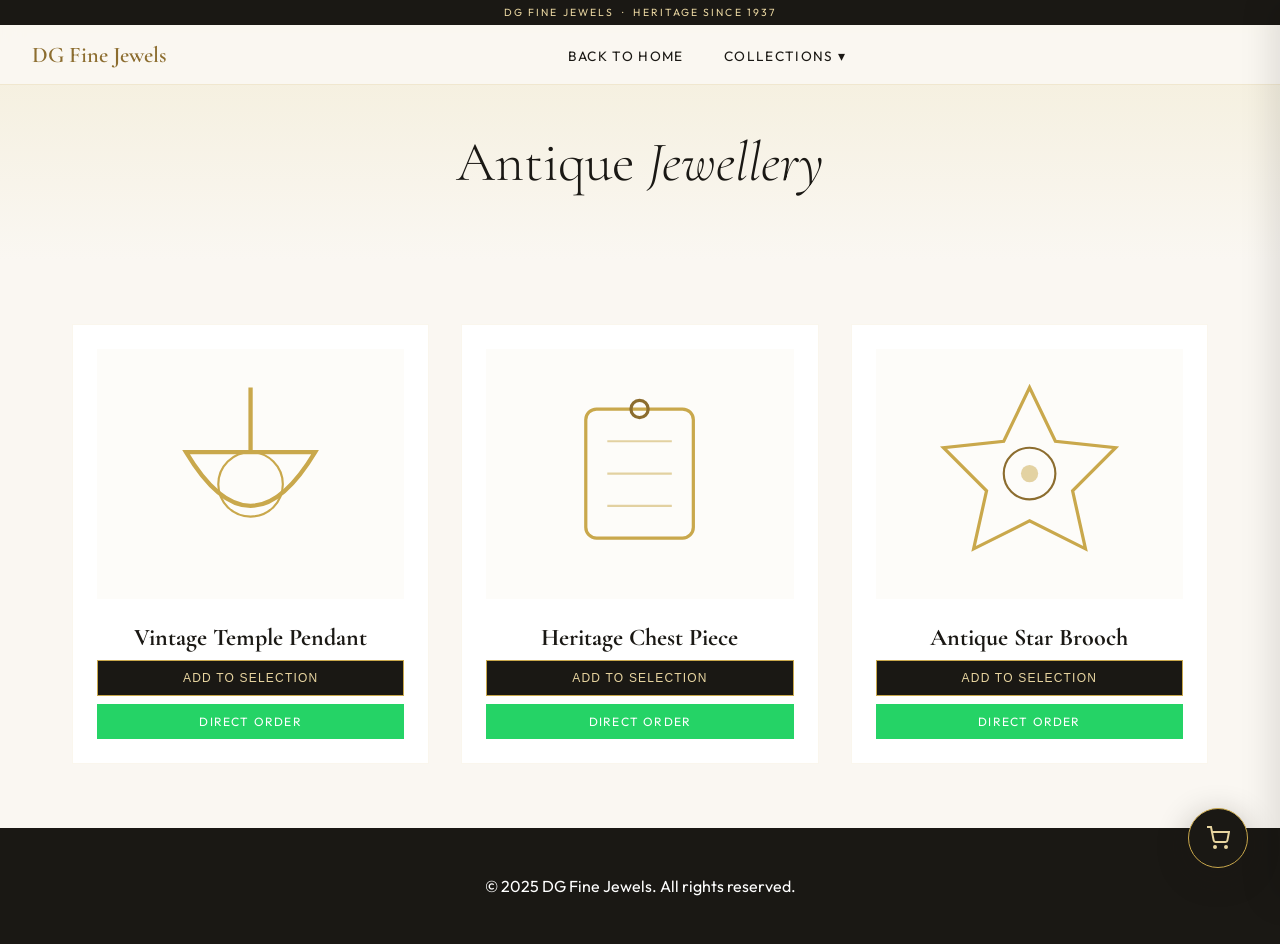
<file: antique-jewellery.html>
<!DOCTYPE html>
<html lang="en">
<head>
  <meta charset="UTF-8">
  <meta name="viewport" content="width=device-width, initial-scale=1.0">
  <title>Antique Jewellery Collection - DG Fine Jewels</title>
  <link href="https://fonts.googleapis.com/css2?family=Cormorant+Garamond:ital,wght@0,300;0,400;0,600;1,300;1,400&family=Outfit:wght@300;400;500;600&display=swap" rel="stylesheet">
  <link rel="stylesheet" href="cart.css">
  <style>
    :root { --gold: #C9A84C; --gold-light: #E8D5A0; --gold-dark: #8C6D2F; --ivory: #FAF7F2; --charcoal: #1A1814; --warm-gray: #7A7570; --border-color: rgba(201,168,76,0.2); }
    * { margin: 0; padding: 0; box-sizing: border-box; }
    body { font-family: 'Outfit', sans-serif; background: var(--ivory); color: var(--charcoal); }
    header { position: fixed; top: 0; width: 100%; z-index: 1000; background: rgba(250, 247, 242, 0.95); backdrop-filter: blur(10px); border-bottom: 1px solid var(--border-color); }
    .top-banner { background: var(--charcoal); color: var(--gold-light); font-size: 0.65rem; text-align: center; padding: 6px 0; letter-spacing: 0.2em; text-transform: uppercase; }
    nav { max-width: 1400px; margin: 0 auto; padding: 1rem 2rem; display: flex; align-items: center; justify-content: space-between; }
    .nav-logo-wrap { display: flex; align-items: center; gap: 1rem; text-decoration: none; }
    .nav-logo-name { font-family: 'Cormorant Garamond', serif; font-size: 1.4rem; font-weight: 600; color: var(--gold-dark); }
    .nav-links { display: flex; list-style: none; gap: 2.5rem; align-items: center; }
    .nav-links a { text-decoration: none; color: var(--charcoal); font-size: 0.85rem; letter-spacing: 0.1em; text-transform: uppercase; }
    .dropdown { position: relative; display: inline-block; }
    .dropdown-content { display: none; position: absolute; background: white; min-width: 200px; box-shadow: 0px 8px 16px rgba(0,0,0,0.1); z-index: 1; top: 100%; border-top: 2px solid var(--gold); }
    .dropdown:hover .dropdown-content { display: block; }
    .dropdown-content a { color: var(--charcoal); padding: 12px 16px; text-decoration: none; display: block; font-size: 0.8rem; }
    .nav-actions { display: flex; align-items: center; gap: 1.5rem; }
    .category-hero { padding: 8rem 2rem 4rem; text-align: center; background: linear-gradient(to bottom, #f3edd8 0%, var(--ivory) 100%); }
    .category-hero h1 { font-family: 'Cormorant Garamond', serif; font-size: 3.5rem; font-weight: 300; }
    .collection-container { max-width: 1200px; margin: 0 auto; padding: 4rem 2rem; }
    .product-grid { display: grid; grid-template-columns: repeat(auto-fill, minmax(280px, 1fr)); gap: 2rem; }
    .product-card { background: white; border: 1px solid rgba(201,168,76,0.1); padding: 1.5rem; text-align: center; transition: transform 0.3s, box-shadow 0.3s; }
    .product-card:hover { transform: translateY(-8px); box-shadow: 0 16px 40px rgba(0,0,0,0.06); }
    .product-image { height: 250px; background: #fdfcf9; display: flex; align-items: center; justify-content: center; margin-bottom: 1.5rem; }
    .product-image svg { width: 70%; height: auto; }
    .product-title { font-family: 'Cormorant Garamond', serif; font-size: 1.5rem; margin-bottom: 0.5rem; }
    .product-actions { display: flex; flex-direction: column; gap: 0.5rem; }
    .btn-cart { background: var(--charcoal); color: var(--gold-light); border: 1px solid var(--gold); padding: 10px; cursor: pointer; font-size: 0.75rem; text-transform: uppercase; letter-spacing: 0.1em; transition: 0.3s; }
    .btn-cart:hover { background: var(--gold-dark); color: white; }
    .btn-wa { background: #25D366; color: white; text-decoration: none; padding: 10px; display: flex; align-items: center; justify-content: center; gap: 6px; font-size: 0.75rem; text-transform: uppercase; letter-spacing: 0.1em; }
    footer { background: var(--charcoal); color: white; padding: 3rem 2rem; text-align: center; }
  </style>
</head>
<body>
  <header>
    <div class="top-banner">DG Fine Jewels &nbsp;·&nbsp; Heritage Since 1937</div>
    <nav>
      <a class="nav-logo-wrap" href="index.html">
        <div class="nav-logo-name">DG Fine Jewels</div>
      </a>
      <ul class="nav-links">
        <li><a href="index.html">Back to Home</a></li>
        <li class="dropdown">
          <a href="#">Collections ▾</a>
          <div class="dropdown-content">
            <a href="earrings.html">Earrings</a>
            <a href="necklaces.html">Necklaces</a>
            <a href="mangalsutras.html">Mangalsutras</a>
            <a href="bracelets.html">Bracelets</a>
            <a href="bangles.html">Bangles</a>
            <a href="antique-jewellery.html">Antique Jewellery</a>
          </div>
        </li>
      </ul>
      <div class="nav-actions"><div id="cart-icon-container"></div></div>
    </nav>
  </header>
  <section class="category-hero">
    <h1>Antique <em>Jewellery</em></h1>
  </section>
  <div class="collection-container">
    <div class="product-grid">

      <div class="product-card">
        <div class="product-image">
          <svg id="aj001-svg" viewBox="0 0 100 100" width="80"><path d="M50 10 L50 40 M20 40 Q50 90 80 40 Z" fill="none" stroke="#C9A84C" stroke-width="2"/><circle cx="50" cy="55" r="15" fill="none" stroke="#C9A84C" stroke-width="1"/></svg>
        </div>
        <h2 class="product-title">Vintage Temple Pendant</h2>
        <div class="product-actions">
          <button class="btn-cart" onclick="jewelleryCart.addItem({id:'AJ001', name:'Vintage Temple Pendant', category:'Antique Jewellery', imageHTML: document.getElementById('aj001-svg').outerHTML})">Add to Selection</button>
          <a href="https://wa.me/919820160597?text=Hi%2C%20I%20am%20interested%20in%20AJ001%20(Vintage%20Temple%20Pendant)." target="_blank" class="btn-wa">Direct Order</a>
        </div>
      </div>

      <div class="product-card">
        <div class="product-image">
          <svg id="aj002-svg" viewBox="0 0 100 100" width="80"><rect x="25" y="20" width="50" height="60" rx="5" fill="none" stroke="#C9A84C" stroke-width="1.5"/><path d="M35 35 L65 35 M35 50 L65 50 M35 65 L65 65" stroke="#C9A84C" stroke-width="1" opacity="0.5"/><circle cx="50" cy="20" r="4" fill="none" stroke="#8C6D2F" stroke-width="1.5"/></svg>
        </div>
        <h2 class="product-title">Heritage Chest Piece</h2>
        <div class="product-actions">
          <button class="btn-cart" onclick="jewelleryCart.addItem({id:'AJ002', name:'Heritage Chest Piece', category:'Antique Jewellery', imageHTML: document.getElementById('aj002-svg').outerHTML})">Add to Selection</button>
          <a href="https://wa.me/919820160597?text=Hi%2C%20I%20am%20interested%20in%20AJ002%20(Heritage%20Chest%20Piece)." target="_blank" class="btn-wa">Direct Order</a>
        </div>
      </div>

      <div class="product-card">
        <div class="product-image">
          <svg id="aj003-svg" viewBox="0 0 100 100" width="80"><polygon points="50,10 62,35 90,38 70,58 76,85 50,72 24,85 30,58 10,38 38,35" fill="none" stroke="#C9A84C" stroke-width="1.5"/><circle cx="50" cy="50" r="12" fill="none" stroke="#8C6D2F" stroke-width="1"/><circle cx="50" cy="50" r="4" fill="#C9A84C" opacity="0.5"/></svg>
        </div>
        <h2 class="product-title">Antique Star Brooch</h2>
        <div class="product-actions">
          <button class="btn-cart" onclick="jewelleryCart.addItem({id:'AJ003', name:'Antique Star Brooch', category:'Antique Jewellery', imageHTML: document.getElementById('aj003-svg').outerHTML})">Add to Selection</button>
          <a href="https://wa.me/919820160597?text=Hi%2C%20I%20am%20interested%20in%20AJ003%20(Antique%20Star%20Brooch)." target="_blank" class="btn-wa">Direct Order</a>
        </div>
      </div>

    </div>
  </div>
  <footer><p>© 2025 DG Fine Jewels. All rights reserved.</p></footer>
  <script src="cart.js"></script>
</body>
</html>
</file>
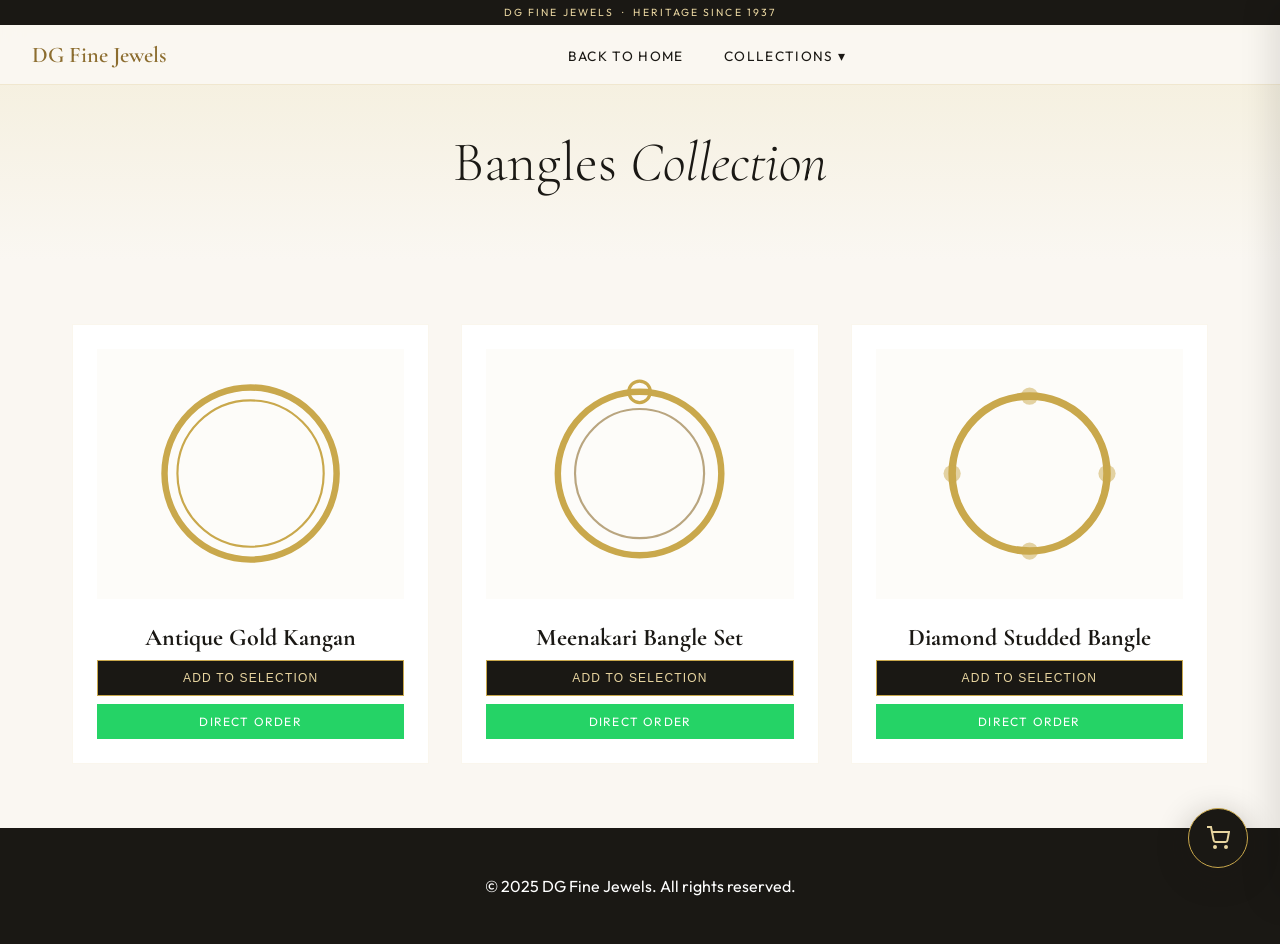
<file: bangles.html>
<!DOCTYPE html>
<html lang="en">
<head>
  <meta charset="UTF-8">
  <meta name="viewport" content="width=device-width, initial-scale=1.0">
  <title>Bangles Collection - DG Fine Jewels</title>
  <link href="https://fonts.googleapis.com/css2?family=Cormorant+Garamond:ital,wght@0,300;0,400;0,600;1,300;1,400&family=Outfit:wght@300;400;500;600&display=swap" rel="stylesheet">
  <link rel="stylesheet" href="cart.css">
  <style>
    :root { --gold: #C9A84C; --gold-light: #E8D5A0; --gold-dark: #8C6D2F; --ivory: #FAF7F2; --charcoal: #1A1814; --warm-gray: #7A7570; --border-color: rgba(201,168,76,0.2); }
    * { margin: 0; padding: 0; box-sizing: border-box; }
    body { font-family: 'Outfit', sans-serif; background: var(--ivory); color: var(--charcoal); }
    header { position: fixed; top: 0; width: 100%; z-index: 1000; background: rgba(250, 247, 242, 0.95); backdrop-filter: blur(10px); border-bottom: 1px solid var(--border-color); }
    .top-banner { background: var(--charcoal); color: var(--gold-light); font-size: 0.65rem; text-align: center; padding: 6px 0; letter-spacing: 0.2em; text-transform: uppercase; }
    nav { max-width: 1400px; margin: 0 auto; padding: 1rem 2rem; display: flex; align-items: center; justify-content: space-between; }
    .nav-logo-wrap { display: flex; align-items: center; gap: 1rem; text-decoration: none; }
    .nav-logo-name { font-family: 'Cormorant Garamond', serif; font-size: 1.4rem; font-weight: 600; color: var(--gold-dark); }
    .nav-links { display: flex; list-style: none; gap: 2.5rem; align-items: center; }
    .nav-links a { text-decoration: none; color: var(--charcoal); font-size: 0.85rem; letter-spacing: 0.1em; text-transform: uppercase; }
    .dropdown { position: relative; display: inline-block; }
    .dropdown-content { display: none; position: absolute; background: white; min-width: 200px; box-shadow: 0px 8px 16px rgba(0,0,0,0.1); z-index: 1; top: 100%; border-top: 2px solid var(--gold); }
    .dropdown:hover .dropdown-content { display: block; }
    .dropdown-content a { color: var(--charcoal); padding: 12px 16px; text-decoration: none; display: block; font-size: 0.8rem; }
    .nav-actions { display: flex; align-items: center; gap: 1.5rem; }
    .category-hero { padding: 8rem 2rem 4rem; text-align: center; background: linear-gradient(to bottom, #f3edd8 0%, var(--ivory) 100%); }
    .category-hero h1 { font-family: 'Cormorant Garamond', serif; font-size: 3.5rem; font-weight: 300; }
    .collection-container { max-width: 1200px; margin: 0 auto; padding: 4rem 2rem; }
    .product-grid { display: grid; grid-template-columns: repeat(auto-fill, minmax(280px, 1fr)); gap: 2rem; }
    .product-card { background: white; border: 1px solid rgba(201,168,76,0.1); padding: 1.5rem; text-align: center; transition: transform 0.3s, box-shadow 0.3s; }
    .product-card:hover { transform: translateY(-8px); box-shadow: 0 16px 40px rgba(0,0,0,0.06); }
    .product-image { height: 250px; background: #fdfcf9; display: flex; align-items: center; justify-content: center; margin-bottom: 1.5rem; }
    .product-image svg { width: 70%; height: auto; }
    .product-title { font-family: 'Cormorant Garamond', serif; font-size: 1.5rem; margin-bottom: 0.5rem; }
    .product-actions { display: flex; flex-direction: column; gap: 0.5rem; }
    .btn-cart { background: var(--charcoal); color: var(--gold-light); border: 1px solid var(--gold); padding: 10px; cursor: pointer; font-size: 0.75rem; text-transform: uppercase; letter-spacing: 0.1em; transition: 0.3s; }
    .btn-cart:hover { background: var(--gold-dark); color: white; }
    .btn-wa { background: #25D366; color: white; text-decoration: none; padding: 10px; display: flex; align-items: center; justify-content: center; gap: 6px; font-size: 0.75rem; text-transform: uppercase; letter-spacing: 0.1em; }
    footer { background: var(--charcoal); color: white; padding: 3rem 2rem; text-align: center; }
  </style>
</head>
<body>
  <header>
    <div class="top-banner">DG Fine Jewels &nbsp;·&nbsp; Heritage Since 1937</div>
    <nav>
      <a class="nav-logo-wrap" href="index.html">
        <div class="nav-logo-name">DG Fine Jewels</div>
      </a>
      <ul class="nav-links">
        <li><a href="index.html">Back to Home</a></li>
        <li class="dropdown">
          <a href="#">Collections ▾</a>
          <div class="dropdown-content">
            <a href="earrings.html">Earrings</a>
            <a href="necklaces.html">Necklaces</a>
            <a href="mangalsutras.html">Mangalsutras</a>
            <a href="bracelets.html">Bracelets</a>
            <a href="bangles.html">Bangles</a>
            <a href="antique-jewellery.html">Antique Jewellery</a>
          </div>
        </li>
      </ul>
      <div class="nav-actions"><div id="cart-icon-container"></div></div>
    </nav>
  </header>
  <section class="category-hero">
    <h1>Bangles <em>Collection</em></h1>
  </section>
  <div class="collection-container">
    <div class="product-grid">

      <div class="product-card">
        <div class="product-image">
          <svg id="bg001-svg" viewBox="0 0 100 100" width="80"><circle cx="50" cy="50" r="40" fill="none" stroke="#C9A84C" stroke-width="3"/><circle cx="50" cy="50" r="34" fill="none" stroke="#C9A84C" stroke-width="1"/></svg>
        </div>
        <h2 class="product-title">Antique Gold Kangan</h2>
        <div class="product-actions">
          <button class="btn-cart" onclick="jewelleryCart.addItem({id:'BG001', name:'Antique Gold Kangan', category:'Bangles', imageHTML: document.getElementById('bg001-svg').outerHTML})">Add to Selection</button>
          <a href="https://wa.me/919820160597?text=Hi%2C%20I%20am%20interested%20in%20BG001%20(Antique%20Gold%20Kangan)." target="_blank" class="btn-wa">Direct Order</a>
        </div>
      </div>

      <div class="product-card">
        <div class="product-image">
          <svg id="bg002-svg" viewBox="0 0 100 100" width="80"><circle cx="50" cy="50" r="38" fill="none" stroke="#C9A84C" stroke-width="3"/><circle cx="50" cy="50" r="30" fill="none" stroke="#8C6D2F" stroke-width="1" opacity="0.6"/><circle cx="50" cy="12" r="5" fill="none" stroke="#C9A84C" stroke-width="1.5"/></svg>
        </div>
        <h2 class="product-title">Meenakari Bangle Set</h2>
        <div class="product-actions">
          <button class="btn-cart" onclick="jewelleryCart.addItem({id:'BG002', name:'Meenakari Bangle Set', category:'Bangles', imageHTML: document.getElementById('bg002-svg').outerHTML})">Add to Selection</button>
          <a href="https://wa.me/919820160597?text=Hi%2C%20I%20am%20interested%20in%20BG002%20(Meenakari%20Bangle%20Set)." target="_blank" class="btn-wa">Direct Order</a>
        </div>
      </div>

      <div class="product-card">
        <div class="product-image">
          <svg id="bg003-svg" viewBox="0 0 100 100" width="80"><circle cx="50" cy="50" r="36" fill="none" stroke="#C9A84C" stroke-width="3.5"/><circle cx="50" cy="14" r="4" fill="#C9A84C" opacity="0.5"/><circle cx="86" cy="50" r="4" fill="#C9A84C" opacity="0.5"/><circle cx="50" cy="86" r="4" fill="#C9A84C" opacity="0.5"/><circle cx="14" cy="50" r="4" fill="#C9A84C" opacity="0.5"/></svg>
        </div>
        <h2 class="product-title">Diamond Studded Bangle</h2>
        <div class="product-actions">
          <button class="btn-cart" onclick="jewelleryCart.addItem({id:'BG003', name:'Diamond Studded Bangle', category:'Bangles', imageHTML: document.getElementById('bg003-svg').outerHTML})">Add to Selection</button>
          <a href="https://wa.me/919820160597?text=Hi%2C%20I%20am%20interested%20in%20BG003%20(Diamond%20Studded%20Bangle)." target="_blank" class="btn-wa">Direct Order</a>
        </div>
      </div>

    </div>
  </div>
  <footer><p>© 2025 DG Fine Jewels. All rights reserved.</p></footer>
  <script src="cart.js"></script>
</body>
</html>
</file>
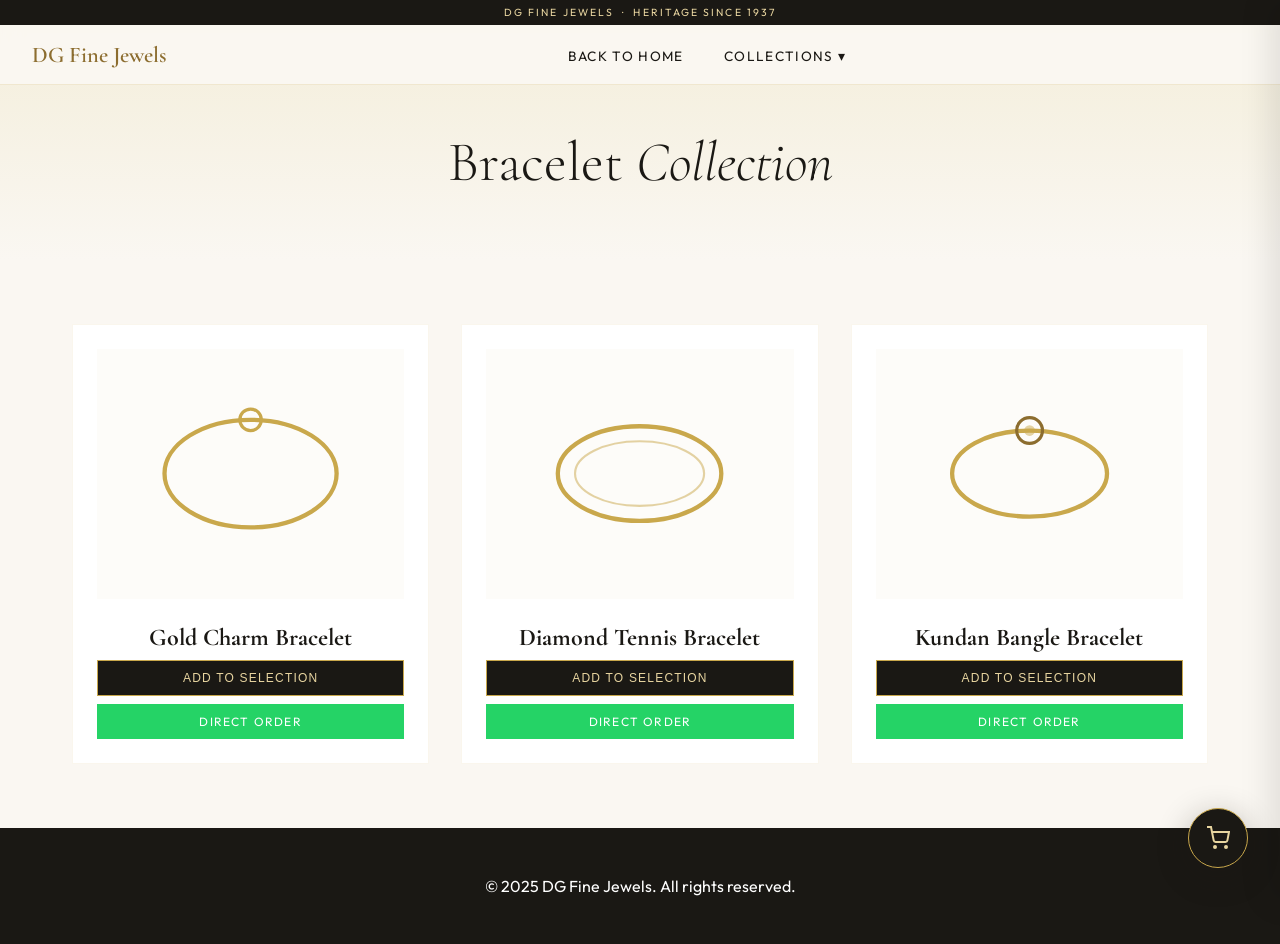
<file: bracelets.html>
<!DOCTYPE html>
<html lang="en">
<head>
  <meta charset="UTF-8">
  <meta name="viewport" content="width=device-width, initial-scale=1.0">
  <title>Bracelet Collection - DG Fine Jewels</title>
  <link href="https://fonts.googleapis.com/css2?family=Cormorant+Garamond:ital,wght@0,300;0,400;0,600;1,300;1,400&family=Outfit:wght@300;400;500;600&display=swap" rel="stylesheet">
  <link rel="stylesheet" href="cart.css">
  <style>
    :root { --gold: #C9A84C; --gold-light: #E8D5A0; --gold-dark: #8C6D2F; --ivory: #FAF7F2; --charcoal: #1A1814; --warm-gray: #7A7570; --border-color: rgba(201,168,76,0.2); }
    * { margin: 0; padding: 0; box-sizing: border-box; }
    body { font-family: 'Outfit', sans-serif; background: var(--ivory); color: var(--charcoal); }
    header { position: fixed; top: 0; width: 100%; z-index: 1000; background: rgba(250, 247, 242, 0.95); backdrop-filter: blur(10px); border-bottom: 1px solid var(--border-color); }
    .top-banner { background: var(--charcoal); color: var(--gold-light); font-size: 0.65rem; text-align: center; padding: 6px 0; letter-spacing: 0.2em; text-transform: uppercase; }
    nav { max-width: 1400px; margin: 0 auto; padding: 1rem 2rem; display: flex; align-items: center; justify-content: space-between; }
    .nav-logo-wrap { display: flex; align-items: center; gap: 1rem; text-decoration: none; }
    .nav-logo-name { font-family: 'Cormorant Garamond', serif; font-size: 1.4rem; font-weight: 600; color: var(--gold-dark); }
    .nav-links { display: flex; list-style: none; gap: 2.5rem; align-items: center; }
    .nav-links a { text-decoration: none; color: var(--charcoal); font-size: 0.85rem; letter-spacing: 0.1em; text-transform: uppercase; }
    .dropdown { position: relative; display: inline-block; }
    .dropdown-content { display: none; position: absolute; background: white; min-width: 200px; box-shadow: 0px 8px 16px rgba(0,0,0,0.1); z-index: 1; top: 100%; border-top: 2px solid var(--gold); }
    .dropdown:hover .dropdown-content { display: block; }
    .dropdown-content a { color: var(--charcoal); padding: 12px 16px; text-decoration: none; display: block; font-size: 0.8rem; }
    .nav-actions { display: flex; align-items: center; gap: 1.5rem; }
    .category-hero { padding: 8rem 2rem 4rem; text-align: center; background: linear-gradient(to bottom, #f3edd8 0%, var(--ivory) 100%); }
    .category-hero h1 { font-family: 'Cormorant Garamond', serif; font-size: 3.5rem; font-weight: 300; }
    .collection-container { max-width: 1200px; margin: 0 auto; padding: 4rem 2rem; }
    .product-grid { display: grid; grid-template-columns: repeat(auto-fill, minmax(280px, 1fr)); gap: 2rem; }
    .product-card { background: white; border: 1px solid rgba(201,168,76,0.1); padding: 1.5rem; text-align: center; transition: transform 0.3s, box-shadow 0.3s; }
    .product-card:hover { transform: translateY(-8px); box-shadow: 0 16px 40px rgba(0,0,0,0.06); }
    .product-image { height: 250px; background: #fdfcf9; display: flex; align-items: center; justify-content: center; margin-bottom: 1.5rem; }
    .product-image svg { width: 70%; height: auto; }
    .product-title { font-family: 'Cormorant Garamond', serif; font-size: 1.5rem; margin-bottom: 0.5rem; }
    .product-actions { display: flex; flex-direction: column; gap: 0.5rem; }
    .btn-cart { background: var(--charcoal); color: var(--gold-light); border: 1px solid var(--gold); padding: 10px; cursor: pointer; font-size: 0.75rem; text-transform: uppercase; letter-spacing: 0.1em; transition: 0.3s; }
    .btn-cart:hover { background: var(--gold-dark); color: white; }
    .btn-wa { background: #25D366; color: white; text-decoration: none; padding: 10px; display: flex; align-items: center; justify-content: center; gap: 6px; font-size: 0.75rem; text-transform: uppercase; letter-spacing: 0.1em; }
    footer { background: var(--charcoal); color: white; padding: 3rem 2rem; text-align: center; }
  </style>
</head>
<body>
  <header>
    <div class="top-banner">DG Fine Jewels &nbsp;·&nbsp; Heritage Since 1937</div>
    <nav>
      <a class="nav-logo-wrap" href="index.html">
        <div class="nav-logo-name">DG Fine Jewels</div>
      </a>
      <ul class="nav-links">
        <li><a href="index.html">Back to Home</a></li>
        <li class="dropdown">
          <a href="#">Collections ▾</a>
          <div class="dropdown-content">
            <a href="earrings.html">Earrings</a>
            <a href="necklaces.html">Necklaces</a>
            <a href="mangalsutras.html">Mangalsutras</a>
            <a href="bracelets.html">Bracelets</a>
            <a href="bangles.html">Bangles</a>
            <a href="antique-jewellery.html">Antique Jewellery</a>
          </div>
        </li>
      </ul>
      <div class="nav-actions"><div id="cart-icon-container"></div></div>
    </nav>
  </header>
  <section class="category-hero">
    <h1>Bracelet <em>Collection</em></h1>
  </section>
  <div class="collection-container">
    <div class="product-grid">

      <div class="product-card">
        <div class="product-image">
          <svg id="br001-svg" viewBox="0 0 100 100" width="80"><ellipse cx="50" cy="50" rx="40" ry="25" fill="none" stroke="#C9A84C" stroke-width="2"/><circle cx="50" cy="25" r="5" fill="none" stroke="#C9A84C" stroke-width="1.5"/></svg>
        </div>
        <h2 class="product-title">Gold Charm Bracelet</h2>
        <div class="product-actions">
          <button class="btn-cart" onclick="jewelleryCart.addItem({id:'BR001', name:'Gold Charm Bracelet', category:'Bracelets', imageHTML: document.getElementById('br001-svg').outerHTML})">Add to Selection</button>
          <a href="https://wa.me/919820160597?text=Hi%2C%20I%20am%20interested%20in%20BR001%20(Gold%20Charm%20Bracelet)." target="_blank" class="btn-wa">Direct Order</a>
        </div>
      </div>

      <div class="product-card">
        <div class="product-image">
          <svg id="br002-svg" viewBox="0 0 100 100" width="80"><ellipse cx="50" cy="50" rx="38" ry="22" fill="none" stroke="#C9A84C" stroke-width="2"/><ellipse cx="50" cy="50" rx="30" ry="15" fill="none" stroke="#C9A84C" stroke-width="1" opacity="0.5"/></svg>
        </div>
        <h2 class="product-title">Diamond Tennis Bracelet</h2>
        <div class="product-actions">
          <button class="btn-cart" onclick="jewelleryCart.addItem({id:'BR002', name:'Diamond Tennis Bracelet', category:'Bracelets', imageHTML: document.getElementById('br002-svg').outerHTML})">Add to Selection</button>
          <a href="https://wa.me/919820160597?text=Hi%2C%20I%20am%20interested%20in%20BR002%20(Diamond%20Tennis%20Bracelet)." target="_blank" class="btn-wa">Direct Order</a>
        </div>
      </div>

      <div class="product-card">
        <div class="product-image">
          <svg id="br003-svg" viewBox="0 0 100 100" width="80"><ellipse cx="50" cy="50" rx="36" ry="20" fill="none" stroke="#C9A84C" stroke-width="2"/><circle cx="50" cy="30" r="6" fill="none" stroke="#8C6D2F" stroke-width="1.5"/><circle cx="50" cy="30" r="2.5" fill="#C9A84C" opacity="0.5"/></svg>
        </div>
        <h2 class="product-title">Kundan Bangle Bracelet</h2>
        <div class="product-actions">
          <button class="btn-cart" onclick="jewelleryCart.addItem({id:'BR003', name:'Kundan Bangle Bracelet', category:'Bracelets', imageHTML: document.getElementById('br003-svg').outerHTML})">Add to Selection</button>
          <a href="https://wa.me/919820160597?text=Hi%2C%20I%20am%20interested%20in%20BR003%20(Kundan%20Bangle%20Bracelet)." target="_blank" class="btn-wa">Direct Order</a>
        </div>
      </div>

    </div>
  </div>
  <footer><p>© 2025 DG Fine Jewels. All rights reserved.</p></footer>
  <script src="cart.js"></script>
</body>
</html>
</file>
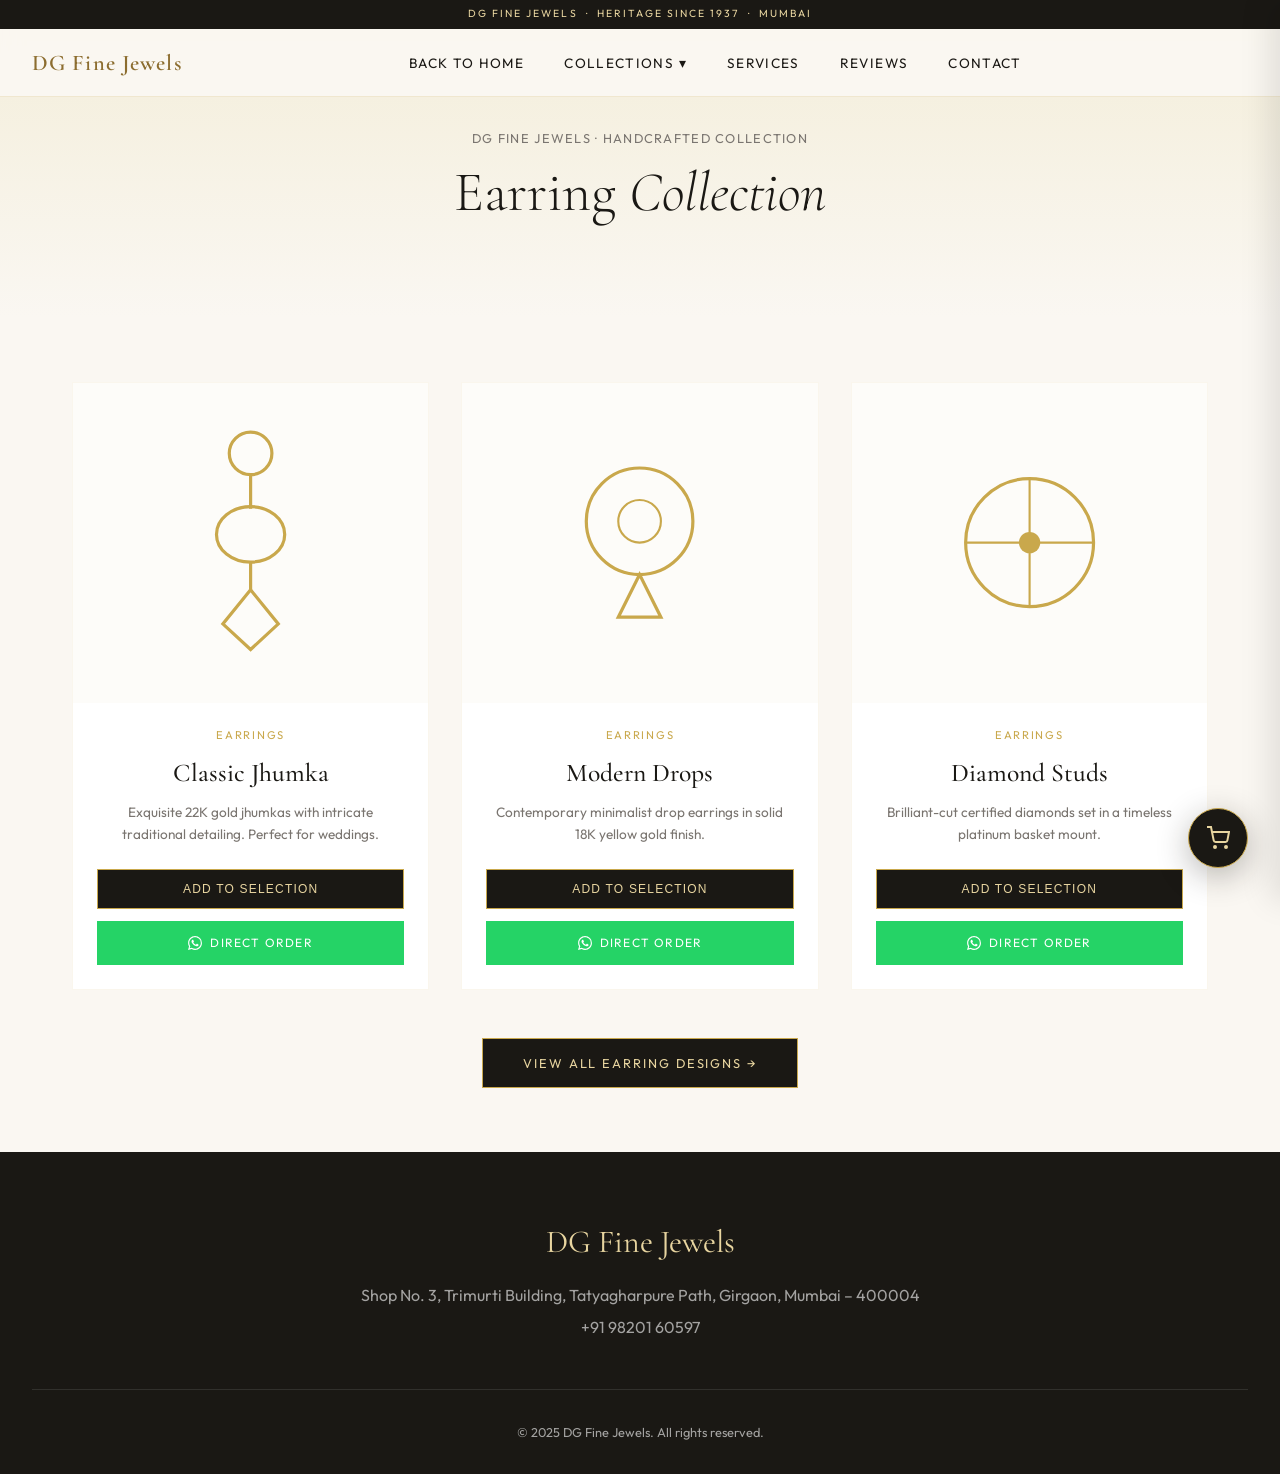
<file: earrings.html>
<!DOCTYPE html>
<html lang="en">
<head>
  <meta charset="UTF-8">
  <meta name="viewport" content="width=device-width, initial-scale=1.0">
  <title>Earring Collection - DG Fine Jewels</title>
  <meta name="description" content="Discover our exquisite handcrafted earring collection at DG Fine Jewels. Custom designs in 22K gold, diamonds, and more.">
  <link href="https://fonts.googleapis.com/css2?family=Cormorant+Garamond:ital,wght@0,300;0,400;0,600;1,300;1,400&family=Outfit:wght@300;400;500;600&display=swap" rel="stylesheet">
  <link rel="stylesheet" href="cart.css">
  <style>
    :root {
      --gold: #C9A84C;
      --gold-light: #E8D5A0;
      --gold-dark: #8C6D2F;
      --ivory: #FAF7F2;
      --charcoal: #1A1814;
      --warm-gray: #7A7570;
      --border-color: rgba(201,168,76,0.2);
    }

    * { margin: 0; padding: 0; box-sizing: border-box; }
    body { font-family: 'Outfit', sans-serif; background: var(--ivory); color: var(--charcoal); line-height: 1.6; }

    /* Navigation */
    header { position: fixed; top: 0; width: 100%; z-index: 1000; background: rgba(250, 247, 242, 0.95); backdrop-filter: blur(10px); border-bottom: 1px solid var(--border-color); }
    .top-banner { background: var(--charcoal); color: var(--gold-light); font-size: 0.65rem; text-align: center; padding: 6px 0; letter-spacing: 0.2em; text-transform: uppercase; }
    nav { max-width: 1400px; margin: 0 auto; padding: 1rem 2rem; display: flex; align-items: center; justify-content: space-between; }
    .nav-logo-wrap { display: flex; align-items: center; gap: 1rem; text-decoration: none; }
    .nav-logo-name { font-family: 'Cormorant Garamond', serif; font-size: 1.4rem; font-weight: 600; color: var(--gold-dark); letter-spacing: 0.05em; }
    .nav-links { display: flex; list-style: none; gap: 2.5rem; align-items: center; }
    .nav-links a { text-decoration: none; color: var(--charcoal); font-size: 0.85rem; letter-spacing: 0.1em; text-transform: uppercase; transition: color 0.3s; }
    .nav-links a:hover { color: var(--gold); }

    .dropdown { position: relative; display: inline-block; }
    .dropdown-content { display: none; position: absolute; background: white; min-width: 200px; box-shadow: 0px 8px 16px rgba(0,0,0,0.1); z-index: 1; top: 100%; border-top: 2px solid var(--gold); }
    .dropdown:hover .dropdown-content { display: block; }
    .dropdown-content a { color: var(--charcoal); padding: 12px 16px; text-decoration: none; display: block; font-size: 0.8rem; text-align: left; border-bottom: 1px solid #f9f9f9; }
    .dropdown-content a:hover { background-color: var(--ivory); color: var(--gold); }

    .nav-actions { display: flex; align-items: center; gap: 1.5rem; }
    .hamburger { display: none; background: none; border: none; cursor: pointer; padding: 5px; }
    .hamburger span { display: block; width: 22px; height: 1.5px; background: var(--charcoal); margin: 5px 0; transition: 0.3s; }

    /* Mobile Menu */
    .mobile-menu { position: fixed; top: 0; right: -100%; width: 100%; height: 100vh; background: var(--ivory); z-index: 2000; transition: 0.5s cubic-bezier(0.4, 0, 0.2, 1); display: flex; flex-direction: column; align-items: center; justify-content: center; gap: 2rem; }
    .mobile-menu.active { right: 0; }
    .mobile-close { position: absolute; top: 2rem; right: 2rem; font-size: 2rem; background: none; border: none; cursor: pointer; color: var(--charcoal); }
    .mobile-menu a { font-size: 1.5rem; text-decoration: none; color: var(--charcoal); font-family: 'Cormorant Garamond', serif; }

    /* Hero Bar */
    .category-hero { padding: 8rem 2rem 4rem; text-align: center; background: linear-gradient(to bottom, #f3edd8 0%, var(--ivory) 100%); }
    .category-hero h1 { font-family: 'Cormorant Garamond', serif; font-size: 3.5rem; font-weight: 300; margin-bottom: 1rem; color: var(--charcoal); }
    .category-hero p { color: var(--warm-gray); letter-spacing: 0.1em; text-transform: uppercase; font-size: 0.8rem; }

    /* Grid & Cards */
    .collection-container { max-width: 1200px; margin: 0 auto; padding: 4rem 2rem; }
    .product-grid { display: grid; grid-template-columns: repeat(auto-fill, minmax(280px, 1fr)); gap: 3rem 2rem; }

    .product-card { background: white; border: 1px solid rgba(201,168,76,0.1); transition: transform 0.4s, box-shadow 0.4s; overflow: hidden; display: flex; flex-direction: column; }
    .product-card:hover { transform: translateY(-10px); box-shadow: 0 20px 40px rgba(0,0,0,0.05); }

    .product-image { background: #fdfcf9; height: 320px; display: flex; align-items: center; justify-content: center; position: relative; overflow: hidden; }
    .product-image svg { width: 60%; height: auto; transition: transform 0.5s; }
    .product-card:hover .product-image svg { transform: scale(1.1); }

    .product-info { padding: 1.5rem; text-align: center; flex-grow: 1; display: flex; flex-direction: column; }
    .product-category { font-size: 0.7rem; color: var(--gold); text-transform: uppercase; letter-spacing: 0.15em; margin-bottom: 0.5rem; }
    .product-title { font-family: 'Cormorant Garamond', serif; font-size: 1.6rem; color: var(--charcoal); margin-bottom: 0.5rem; font-weight: 500; }
    .product-desc { color: var(--warm-gray); font-size: 0.85rem; margin-bottom: 1.5rem; flex-grow: 1; }

    .product-actions { display: grid; grid-template-columns: 1fr; gap: 0.75rem; }
    .btn-cart { background: var(--charcoal); color: var(--gold-light); border: 1px solid var(--gold); padding: 12px; font-size: 0.75rem; text-transform: uppercase; letter-spacing: 0.1em; cursor: pointer; transition: 0.3s; }
    .btn-cart:hover { background: var(--gold-dark); color: white; border-color: var(--gold-dark); }

    .btn-wa { background: #25D366; color: white; text-decoration: none; padding: 12px; font-size: 0.75rem; text-transform: uppercase; letter-spacing: 0.1em; display: flex; align-items: center; justify-content: center; gap: 8px; transition: 0.3s; }
    .btn-wa:hover { background: #1ebe5d; }

    footer { background: var(--charcoal); color: rgba(255,255,255,0.6); padding: 4rem 2rem 2rem; text-align: center; }
    .footer-logo { font-family: 'Cormorant Garamond', serif; font-size: 2rem; color: var(--gold-light); margin-bottom: 1rem; }
    .footer-copy { font-size: 0.8rem; margin-top: 3rem; border-top: 1px solid rgba(255,255,255,0.1); padding-top: 2rem; }

    @media (max-width: 768px) {
      .nav-links { display: none; }
      .hamburger { display: block; }
      .category-hero h1 { font-size: 2.5rem; }
    }
  </style>
</head>
<body>

  <header>
    <div class="top-banner">DG Fine Jewels &nbsp;·&nbsp; Heritage Since 1937 &nbsp;·&nbsp; Mumbai</div>
    <nav>
      <a class="nav-logo-wrap" href="index.html">
        <div class="nav-logo-name">DG Fine Jewels</div>
      </a>
      <ul class="nav-links">
        <li><a href="index.html">Back to Home</a></li>
        <li class="dropdown">
          <a href="javascript:void(0)">Collections ▾</a>
          <div class="dropdown-content">
            <a href="earrings.html">Earrings</a>
            <a href="necklaces.html">Necklaces</a>
            <a href="mangalsutras.html">Mangalsutras</a>
            <a href="bracelets.html">Bracelets</a>
            <a href="bangles.html">Bangles</a>
            <a href="antique-jewellery.html">Antique Jewellery</a>
          </div>
        </li>
        <li><a href="index.html#services">Services</a></li>
        <li><a href="index.html#testimonials">Reviews</a></li>
        <li><a href="index.html#contact">Contact</a></li>
      </ul>
      <div class="nav-actions">
        <div id="cart-icon-container"></div>
        <button class="hamburger" onclick="openMenu()" aria-label="Menu">
          <span></span><span></span><span></span>
        </button>
      </div>
    </nav>
  </header>

  <div class="mobile-menu" id="mobileMenu">
    <button class="mobile-close" onclick="closeMenu()">✕</button>
    <a href="index.html" onclick="closeMenu()">Back to Home</a>
    <div style="padding: 10px 0; border-bottom: 1px solid rgba(201,168,76,0.1); width: 80%; text-align: center;">
      <span style="font-size: 0.8rem; color: var(--gold); text-transform: uppercase; letter-spacing: 0.1em;">Collections</span>
      <div style="display: flex; flex-wrap: wrap; justify-content: center; gap: 1rem; margin-top: 1rem;">
        <a href="earrings.html" onclick="closeMenu()" style="font-size: 1.2rem;">Earrings</a>
        <a href="necklaces.html" onclick="closeMenu()" style="font-size: 1.2rem;">Necklaces</a>
        <a href="mangalsutras.html" onclick="closeMenu()" style="font-size: 1.2rem;">Mangalsutras</a>
        <a href="bracelets.html" onclick="closeMenu()" style="font-size: 1.2rem;">Bracelets</a>
        <a href="bangles.html" onclick="closeMenu()" style="font-size: 1.2rem;">Bangles</a>
        <a href="antique-jewellery.html" onclick="closeMenu()" style="font-size: 1.2rem;">Antique</a>
      </div>
    </div>
    <a href="index.html#services" onclick="closeMenu()">Services</a>
    <a href="index.html#testimonials" onclick="closeMenu()">Reviews</a>
    <a href="index.html#contact" onclick="closeMenu()">Contact</a>
    <a href="https://wa.me/919820160597" target="_blank" style="color:#25D366;font-size:1.1rem;margin-top:0.5rem">WhatsApp Us</a>
  </div>

  <section class="category-hero">
    <p>DG Fine Jewels · Handcrafted Collection</p>
    <h1>Earring <em>Collection</em></h1>
  </section>

  <div class="collection-container">
    <div class="product-grid">

      <!-- Product 1 -->
      <div class="product-card">
        <div class="product-image">
          <svg viewBox="0 0 100 120" xmlns="http://www.w3.org/2000/svg" id="design-1-svg">
            <circle cx="50" cy="18" r="10" fill="none" stroke="#C9A84C" stroke-width="1.5" />
            <line x1="50" y1="28" x2="50" y2="44" stroke="#C9A84C" stroke-width="1.5" />
            <ellipse cx="50" cy="56" rx="16" ry="13" fill="none" stroke="#C9A84C" stroke-width="1.5" />
            <line x1="50" y1="69" x2="50" y2="82" stroke="#C9A84C" stroke-width="1.5" />
            <polygon points="50,82 37,98 50,110 63,98" fill="none" stroke="#C9A84C" stroke-width="1.5" />
          </svg>
        </div>
        <div class="product-info">
          <span class="product-category">Earrings</span>
          <h2 class="product-title">Classic Jhumka</h2>
          <p class="product-desc">Exquisite 22K gold jhumkas with intricate traditional detailing. Perfect for weddings.</p>
          <div class="product-actions">
            <button class="btn-cart" onclick="jewelleryCart.addItem({id:'ER001', name:'Classic Jhumka', category:'Earrings', imageHTML: document.getElementById('design-1-svg').outerHTML})">Add to Selection</button>
            <a href="https://wa.me/919820160597?text=Hi%2C%20I%20am%20interested%20in%20Design%20ER001%20(Classic%20Jhumka)%20Earring." target="_blank" class="btn-wa">
              <svg width="14" height="14" viewBox="0 0 24 24" fill="white"><path d="M17.472 14.382c-.297-.149-1.758-.867-2.03-.967-.273-.099-.471-.148-.67.15-.197.297-.767.966-.94 1.164-.173.199-.347.223-.644.075-.297-.15-1.255-.463-2.39-1.475-.883-.788-1.48-1.761-1.653-2.059-.173-.297-.018-.458.13-.606.134-.133.298-.347.446-.52.149-.174.198-.298.298-.497.099-.198.05-.371-.025-.52-.075-.149-.669-1.612-.916-2.207-.242-.579-.487-.5-.669-.51-.173-.008-.371-.01-.57-.01-.198 0-.52.074-.792.372-.272.297-1.04 1.016-1.04 2.479 0 1.462 1.065 2.875 1.213 3.074.149.198 2.096 3.2 5.077 4.487.709.306 1.262.489 1.694.625.712.227 1.36.195 1.871.118.571-.085 1.758-.719 2.006-1.413.248-.694.248-1.289.173-1.413-.074-.124-.272-.198-.57-.347m-5.421 7.403h-.004a9.87 9.87 0 01-5.031-1.378l-.361-.214-3.741.982.998-3.648-.235-.374a9.86 9.86 0 01-1.51-5.26c.001-5.45 4.436-9.884 9.888-9.884 2.64 0 5.122 1.03 6.988 2.898a9.825 9.825 0 012.893 6.994c-.003 5.45-4.437 9.884-9.885 9.884m8.413-18.297A11.815 11.815 0 0012.05 0C5.495 0 .16 5.335.157 11.892c0 2.096.547 4.142 1.588 5.945L.057 24l6.305-1.654a11.882 11.882 0 005.683 1.448h.005c6.554 0 11.89-5.335 11.893-11.893a11.821 11.821 0 00-3.48-8.413z"/></svg>
              Direct Order
            </a>
          </div>
        </div>
      </div>

      <!-- Product 2 -->
      <div class="product-card">
        <div class="product-image">
          <svg viewBox="0 0 100 100" xmlns="http://www.w3.org/2000/svg" id="design-2-svg">
            <circle cx="50" cy="40" r="25" fill="none" stroke="#C9A84C" stroke-width="1.5" />
            <circle cx="50" cy="40" r="10" fill="none" stroke="#C9A84C" stroke-width="1" />
            <path d="M50 65 L40 85 L60 85 Z" fill="none" stroke="#C9A84C" stroke-width="1.5" />
          </svg>
        </div>
        <div class="product-info">
          <span class="product-category">Earrings</span>
          <h2 class="product-title">Modern Drops</h2>
          <p class="product-desc">Contemporary minimalist drop earrings in solid 18K yellow gold finish.</p>
          <div class="product-actions">
            <button class="btn-cart" onclick="jewelleryCart.addItem({id:'ER002', name:'Modern Drops', category:'Earrings', imageHTML: document.getElementById('design-2-svg').outerHTML})">Add to Selection</button>
            <a href="https://wa.me/919820160597?text=Hi%2C%20I%20am%20interested%20in%20Design%20ER002%20(Modern%20Drops)%20Earring." target="_blank" class="btn-wa">
              <svg width="14" height="14" viewBox="0 0 24 24" fill="white"><path d="M17.472 14.382c-.297-.149-1.758-.867-2.03-.967-.273-.099-.471-.148-.67.15-.197.297-.767.966-.94 1.164-.173.199-.347.223-.644.075-.297-.15-1.255-.463-2.39-1.475-.883-.788-1.48-1.761-1.653-2.059-.173-.297-.018-.458.13-.606.134-.133.298-.347.446-.52.149-.174.198-.298.298-.497.099-.198.05-.371-.025-.52-.075-.149-.669-1.612-.916-2.207-.242-.579-.487-.5-.669-.51-.173-.008-.371-.01-.57-.01-.198 0-.52.074-.792.372-.272.297-1.04 1.016-1.04 2.479 0 1.462 1.065 2.875 1.213 3.074.149.198 2.096 3.2 5.077 4.487.709.306 1.262.489 1.694.625.712.227 1.36.195 1.871.118.571-.085 1.758-.719 2.006-1.413.248-.694.248-1.289.173-1.413-.074-.124-.272-.198-.57-.347m-5.421 7.403h-.004a9.87 9.87 0 01-5.031-1.378l-.361-.214-3.741.982.998-3.648-.235-.374a9.86 9.86 0 01-1.51-5.26c.001-5.45 4.436-9.884 9.888-9.884 2.64 0 5.122 1.03 6.988 2.898a9.825 9.825 0 012.893 6.994c-.003 5.45-4.437 9.884-9.885 9.884m8.413-18.297A11.815 11.815 0 0012.05 0C5.495 0 .16 5.335.157 11.892c0 2.096.547 4.142 1.588 5.945L.057 24l6.305-1.654a11.882 11.882 0 005.683 1.448h.005c6.554 0 11.89-5.335 11.893-11.893a11.821 11.821 0 00-3.48-8.413z"/></svg>
              Direct Order
            </a>
          </div>
        </div>
      </div>

      <!-- Product 3 -->
      <div class="product-card">
        <div class="product-image">
          <svg viewBox="0 0 100 100" xmlns="http://www.w3.org/2000/svg" id="design-3-svg">
            <circle cx="50" cy="50" r="30" fill="none" stroke="#C9A84C" stroke-width="1.5" />
            <path d="M50 20 L50 80 M20 50 L80 50" stroke="#C9A84C" stroke-width="1" />
            <circle cx="50" cy="50" r="5" fill="#C9A84C" />
          </svg>
        </div>
        <div class="product-info">
          <span class="product-category">Earrings</span>
          <h2 class="product-title">Diamond Studs</h2>
          <p class="product-desc">Brilliant-cut certified diamonds set in a timeless platinum basket mount.</p>
          <div class="product-actions">
            <button class="btn-cart" onclick="jewelleryCart.addItem({id:'ER003', name:'Diamond Studs', category:'Earrings', imageHTML: document.getElementById('design-3-svg').outerHTML})">Add to Selection</button>
            <a href="https://wa.me/919820160597?text=Hi%2C%20I%20am%20interested%20in%20Design%20ER003%20(Diamond%20Studs)%20Earring." target="_blank" class="btn-wa">
              <svg width="14" height="14" viewBox="0 0 24 24" fill="white"><path d="M17.472 14.382c-.297-.149-1.758-.867-2.03-.967-.273-.099-.471-.148-.67.15-.197.297-.767.966-.94 1.164-.173.199-.347.223-.644.075-.297-.15-1.255-.463-2.39-1.475-.883-.788-1.48-1.761-1.653-2.059-.173-.297-.018-.458.13-.606.134-.133.298-.347.446-.52.149-.174.198-.298.298-.497.099-.198.05-.371-.025-.52-.075-.149-.669-1.612-.916-2.207-.242-.579-.487-.5-.669-.51-.173-.008-.371-.01-.57-.01-.198 0-.52.074-.792.372-.272.297-1.04 1.016-1.04 2.479 0 1.462 1.065 2.875 1.213 3.074.149.198 2.096 3.2 5.077 4.487.709.306 1.262.489 1.694.625.712.227 1.36.195 1.871.118.571-.085 1.758-.719 2.006-1.413.248-.694.248-1.289.173-1.413-.074-.124-.272-.198-.57-.347m-5.421 7.403h-.004a9.87 9.87 0 01-5.031-1.378l-.361-.214-3.741.982.998-3.648-.235-.374a9.86 9.86 0 01-1.51-5.26c.001-5.45 4.436-9.884 9.888-9.884 2.64 0 5.122 1.03 6.988 2.898a9.825 9.825 0 012.893 6.994c-.003 5.45-4.437 9.884-9.885 9.884m8.413-18.297A11.815 11.815 0 0012.05 0C5.495 0 .16 5.335.157 11.892c0 2.096.547 4.142 1.588 5.945L.057 24l6.305-1.654a11.882 11.882 0 005.683 1.448h.005c6.554 0 11.89-5.335 11.893-11.893a11.821 11.821 0 00-3.48-8.413z"/></svg>
              Direct Order
            </a>
          </div>
        </div>
      </div>

    </div>

    <div style="text-align:center; margin-top: 3rem;">
      <a href="DG_Earrings_Designs.html" style="display:inline-block; padding: 14px 40px; background: var(--charcoal); color: var(--gold-light); border: 1px solid var(--gold); text-decoration: none; font-size: 0.8rem; text-transform: uppercase; letter-spacing: 0.15em; transition: 0.3s;">
        View All Earring Designs →
      </a>
    </div>
  </div>

  <footer>
    <div class="footer-logo">DG Fine Jewels</div>
    <p>Shop No. 3, Trimurti Building, Tatyagharpure Path, Girgaon, Mumbai – 400004</p>
    <p style="margin-top:0.4rem">+91 98201 60597</p>
    <div class="footer-copy">© 2025 DG Fine Jewels. All rights reserved.</div>
  </footer>

  <script>
    function openMenu() {
      document.getElementById('mobileMenu').classList.add('active');
    }
    function closeMenu() {
      document.getElementById('mobileMenu').classList.remove('active');
    }
  </script>
  <script src="cart.js"></script>
</body>
</html>
</file>
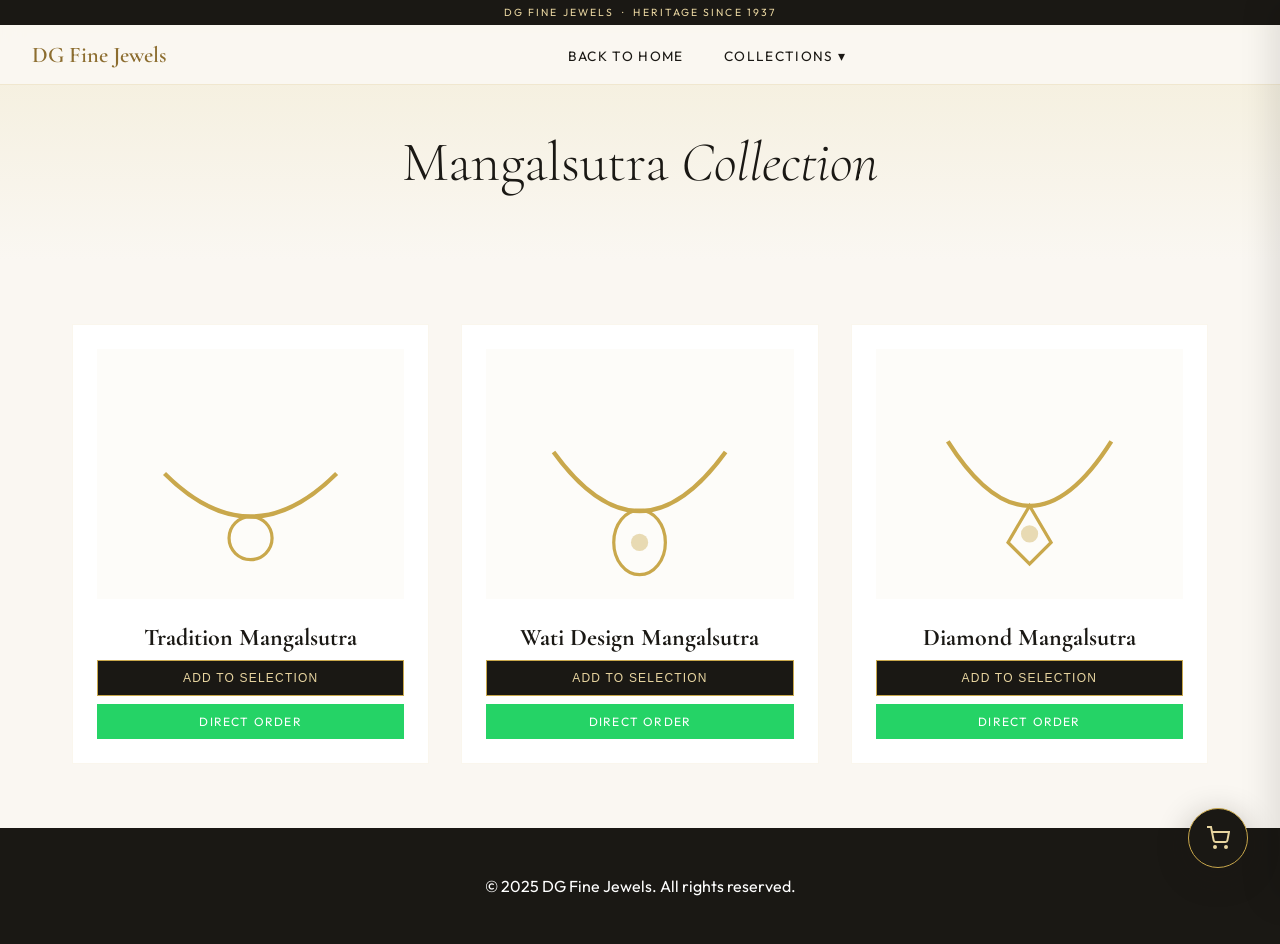
<file: mangalsutras.html>
<!DOCTYPE html>
<html lang="en">
<head>
  <meta charset="UTF-8">
  <meta name="viewport" content="width=device-width, initial-scale=1.0">
  <title>Mangalsutra Collection - DG Fine Jewels</title>
  <link href="https://fonts.googleapis.com/css2?family=Cormorant+Garamond:ital,wght@0,300;0,400;0,600;1,300;1,400&family=Outfit:wght@300;400;500;600&display=swap" rel="stylesheet">
  <link rel="stylesheet" href="cart.css">
  <style>
    :root { --gold: #C9A84C; --gold-light: #E8D5A0; --gold-dark: #8C6D2F; --ivory: #FAF7F2; --charcoal: #1A1814; --warm-gray: #7A7570; --border-color: rgba(201,168,76,0.2); }
    * { margin: 0; padding: 0; box-sizing: border-box; }
    body { font-family: 'Outfit', sans-serif; background: var(--ivory); color: var(--charcoal); }
    header { position: fixed; top: 0; width: 100%; z-index: 1000; background: rgba(250, 247, 242, 0.95); backdrop-filter: blur(10px); border-bottom: 1px solid var(--border-color); }
    .top-banner { background: var(--charcoal); color: var(--gold-light); font-size: 0.65rem; text-align: center; padding: 6px 0; letter-spacing: 0.2em; text-transform: uppercase; }
    nav { max-width: 1400px; margin: 0 auto; padding: 1rem 2rem; display: flex; align-items: center; justify-content: space-between; }
    .nav-logo-wrap { display: flex; align-items: center; gap: 1rem; text-decoration: none; }
    .nav-logo-name { font-family: 'Cormorant Garamond', serif; font-size: 1.4rem; font-weight: 600; color: var(--gold-dark); }
    .nav-links { display: flex; list-style: none; gap: 2.5rem; align-items: center; }
    .nav-links a { text-decoration: none; color: var(--charcoal); font-size: 0.85rem; letter-spacing: 0.1em; text-transform: uppercase; }
    .dropdown { position: relative; display: inline-block; }
    .dropdown-content { display: none; position: absolute; background: white; min-width: 200px; box-shadow: 0px 8px 16px rgba(0,0,0,0.1); z-index: 1; top: 100%; border-top: 2px solid var(--gold); }
    .dropdown:hover .dropdown-content { display: block; }
    .dropdown-content a { color: var(--charcoal); padding: 12px 16px; text-decoration: none; display: block; font-size: 0.8rem; }
    .nav-actions { display: flex; align-items: center; gap: 1.5rem; }
    .category-hero { padding: 8rem 2rem 4rem; text-align: center; background: linear-gradient(to bottom, #f3edd8 0%, var(--ivory) 100%); }
    .category-hero h1 { font-family: 'Cormorant Garamond', serif; font-size: 3.5rem; font-weight: 300; }
    .collection-container { max-width: 1200px; margin: 0 auto; padding: 4rem 2rem; }
    .product-grid { display: grid; grid-template-columns: repeat(auto-fill, minmax(280px, 1fr)); gap: 2rem; }
    .product-card { background: white; border: 1px solid rgba(201,168,76,0.1); padding: 1.5rem; text-align: center; transition: transform 0.3s, box-shadow 0.3s; }
    .product-card:hover { transform: translateY(-8px); box-shadow: 0 16px 40px rgba(0,0,0,0.06); }
    .product-image { height: 250px; background: #fdfcf9; display: flex; align-items: center; justify-content: center; margin-bottom: 1.5rem; }
    .product-image svg { width: 70%; height: auto; }
    .product-title { font-family: 'Cormorant Garamond', serif; font-size: 1.5rem; margin-bottom: 0.5rem; }
    .product-actions { display: flex; flex-direction: column; gap: 0.5rem; }
    .btn-cart { background: var(--charcoal); color: var(--gold-light); border: 1px solid var(--gold); padding: 10px; cursor: pointer; font-size: 0.75rem; text-transform: uppercase; letter-spacing: 0.1em; transition: 0.3s; }
    .btn-cart:hover { background: var(--gold-dark); color: white; }
    .btn-wa { background: #25D366; color: white; text-decoration: none; padding: 10px; display: flex; align-items: center; justify-content: center; gap: 6px; font-size: 0.75rem; text-transform: uppercase; letter-spacing: 0.1em; }
    footer { background: var(--charcoal); color: white; padding: 3rem 2rem; text-align: center; }
  </style>
</head>
<body>
  <header>
    <div class="top-banner">DG Fine Jewels &nbsp;·&nbsp; Heritage Since 1937</div>
    <nav>
      <a class="nav-logo-wrap" href="index.html">
        <div class="nav-logo-name">DG Fine Jewels</div>
      </a>
      <ul class="nav-links">
        <li><a href="index.html">Back to Home</a></li>
        <li class="dropdown">
          <a href="#">Collections ▾</a>
          <div class="dropdown-content">
            <a href="earrings.html">Earrings</a>
            <a href="necklaces.html">Necklaces</a>
            <a href="mangalsutras.html">Mangalsutras</a>
            <a href="bracelets.html">Bracelets</a>
            <a href="bangles.html">Bangles</a>
            <a href="antique-jewellery.html">Antique Jewellery</a>
          </div>
        </li>
      </ul>
      <div class="nav-actions"><div id="cart-icon-container"></div></div>
    </nav>
  </header>
  <section class="category-hero">
    <h1>Mangalsutra <em>Collection</em></h1>
  </section>
  <div class="collection-container">
    <div class="product-grid">

      <div class="product-card">
        <div class="product-image">
          <svg id="ms001-svg" viewBox="0 0 100 100" width="80"><path d="M10 50 Q50 90 90 50" fill="none" stroke="#C9A84C" stroke-width="2"/><circle cx="50" cy="80" r="10" fill="none" stroke="#C9A84C" stroke-width="1.5"/></svg>
        </div>
        <h2 class="product-title">Tradition Mangalsutra</h2>
        <div class="product-actions">
          <button class="btn-cart" onclick="jewelleryCart.addItem({id:'MS001', name:'Tradition Mangalsutra', category:'Mangalsutras', imageHTML: document.getElementById('ms001-svg').outerHTML})">Add to Selection</button>
          <a href="https://wa.me/919820160597?text=Hi%2C%20I%20am%20interested%20in%20MS001%20(Tradition%20Mangalsutra)." target="_blank" class="btn-wa">Direct Order</a>
        </div>
      </div>

      <div class="product-card">
        <div class="product-image">
          <svg id="ms002-svg" viewBox="0 0 100 100" width="80"><path d="M10 40 Q50 95 90 40" fill="none" stroke="#C9A84C" stroke-width="2"/><ellipse cx="50" cy="82" rx="12" ry="15" fill="none" stroke="#C9A84C" stroke-width="1.5"/><circle cx="50" cy="82" r="4" fill="#C9A84C" opacity="0.4"/></svg>
        </div>
        <h2 class="product-title">Wati Design Mangalsutra</h2>
        <div class="product-actions">
          <button class="btn-cart" onclick="jewelleryCart.addItem({id:'MS002', name:'Wati Design Mangalsutra', category:'Mangalsutras', imageHTML: document.getElementById('ms002-svg').outerHTML})">Add to Selection</button>
          <a href="https://wa.me/919820160597?text=Hi%2C%20I%20am%20interested%20in%20MS002%20(Wati%20Design%20Mangalsutra)." target="_blank" class="btn-wa">Direct Order</a>
        </div>
      </div>

      <div class="product-card">
        <div class="product-image">
          <svg id="ms003-svg" viewBox="0 0 100 100" width="80"><path d="M12 35 Q50 95 88 35" fill="none" stroke="#C9A84C" stroke-width="2"/><polygon points="50,65 40,82 50,92 60,82" fill="none" stroke="#C9A84C" stroke-width="1.5"/><circle cx="50" cy="78" r="4" fill="#C9A84C" opacity="0.4"/></svg>
        </div>
        <h2 class="product-title">Diamond Mangalsutra</h2>
        <div class="product-actions">
          <button class="btn-cart" onclick="jewelleryCart.addItem({id:'MS003', name:'Diamond Mangalsutra', category:'Mangalsutras', imageHTML: document.getElementById('ms003-svg').outerHTML})">Add to Selection</button>
          <a href="https://wa.me/919820160597?text=Hi%2C%20I%20am%20interested%20in%20MS003%20(Diamond%20Mangalsutra)." target="_blank" class="btn-wa">Direct Order</a>
        </div>
      </div>

    </div>
  </div>
  <footer><p>© 2025 DG Fine Jewels. All rights reserved.</p></footer>
  <script src="cart.js"></script>
</body>
</html>
</file>
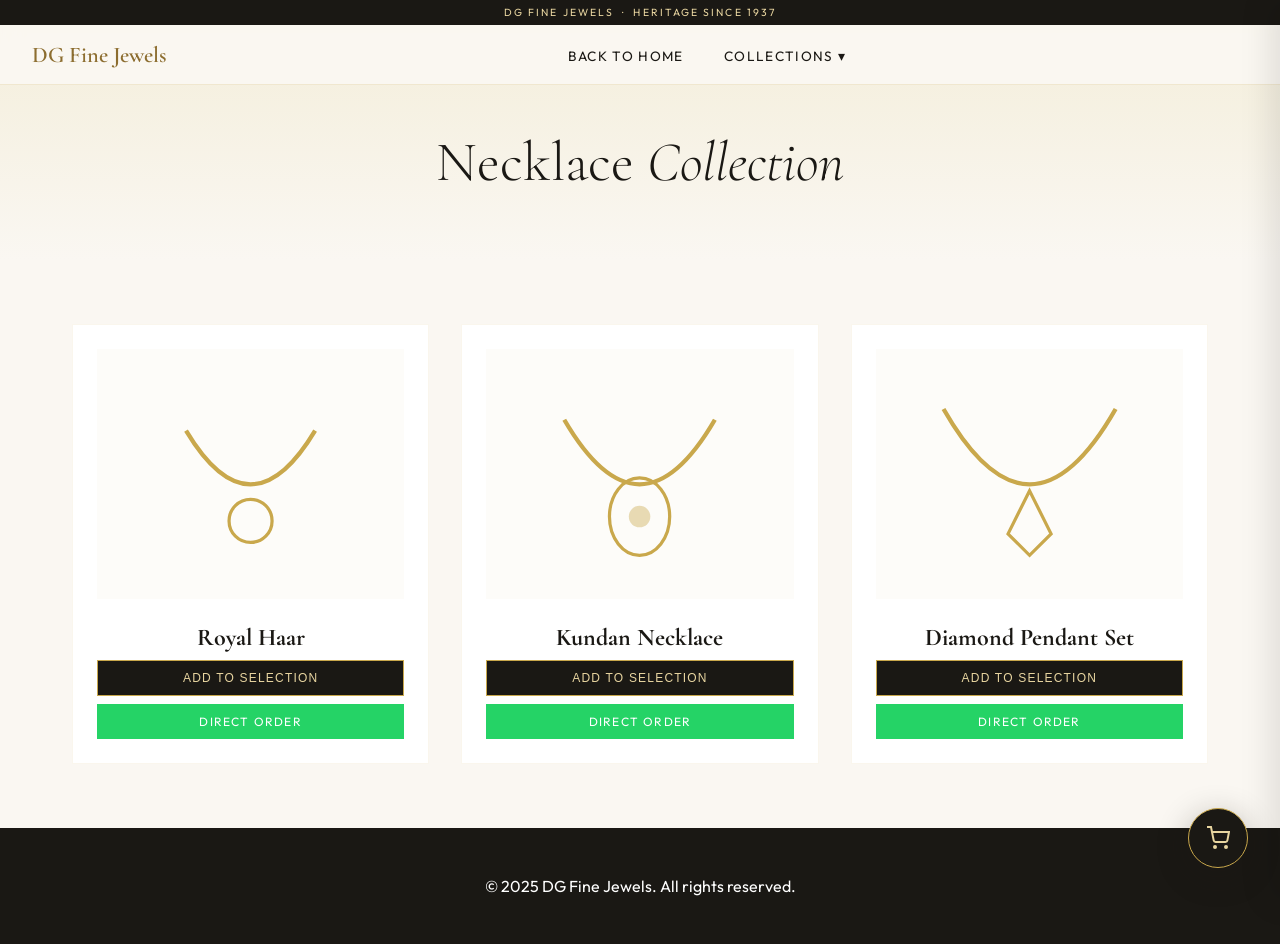
<file: necklaces.html>
<!DOCTYPE html>
<html lang="en">
<head>
  <meta charset="UTF-8">
  <meta name="viewport" content="width=device-width, initial-scale=1.0">
  <title>Necklace Collection - DG Fine Jewels</title>
  <link href="https://fonts.googleapis.com/css2?family=Cormorant+Garamond:ital,wght@0,300;0,400;0,600;1,300;1,400&family=Outfit:wght@300;400;500;600&display=swap" rel="stylesheet">
  <link rel="stylesheet" href="cart.css">
  <style>
    :root { --gold: #C9A84C; --gold-light: #E8D5A0; --gold-dark: #8C6D2F; --ivory: #FAF7F2; --charcoal: #1A1814; --warm-gray: #7A7570; --border-color: rgba(201,168,76,0.2); }
    * { margin: 0; padding: 0; box-sizing: border-box; }
    body { font-family: 'Outfit', sans-serif; background: var(--ivory); color: var(--charcoal); }
    header { position: fixed; top: 0; width: 100%; z-index: 1000; background: rgba(250, 247, 242, 0.95); backdrop-filter: blur(10px); border-bottom: 1px solid var(--border-color); }
    .top-banner { background: var(--charcoal); color: var(--gold-light); font-size: 0.65rem; text-align: center; padding: 6px 0; letter-spacing: 0.2em; text-transform: uppercase; }
    nav { max-width: 1400px; margin: 0 auto; padding: 1rem 2rem; display: flex; align-items: center; justify-content: space-between; }
    .nav-logo-wrap { display: flex; align-items: center; gap: 1rem; text-decoration: none; }
    .nav-logo-name { font-family: 'Cormorant Garamond', serif; font-size: 1.4rem; font-weight: 600; color: var(--gold-dark); }
    .nav-links { display: flex; list-style: none; gap: 2.5rem; align-items: center; }
    .nav-links a { text-decoration: none; color: var(--charcoal); font-size: 0.85rem; letter-spacing: 0.1em; text-transform: uppercase; }
    .dropdown { position: relative; display: inline-block; }
    .dropdown-content { display: none; position: absolute; background: white; min-width: 200px; box-shadow: 0px 8px 16px rgba(0,0,0,0.1); z-index: 1; top: 100%; border-top: 2px solid var(--gold); }
    .dropdown:hover .dropdown-content { display: block; }
    .dropdown-content a { color: var(--charcoal); padding: 12px 16px; text-decoration: none; display: block; font-size: 0.8rem; }
    .nav-actions { display: flex; align-items: center; gap: 1.5rem; }
    .category-hero { padding: 8rem 2rem 4rem; text-align: center; background: linear-gradient(to bottom, #f3edd8 0%, var(--ivory) 100%); }
    .category-hero h1 { font-family: 'Cormorant Garamond', serif; font-size: 3.5rem; font-weight: 300; }
    .collection-container { max-width: 1200px; margin: 0 auto; padding: 4rem 2rem; }
    .product-grid { display: grid; grid-template-columns: repeat(auto-fill, minmax(280px, 1fr)); gap: 2rem; }
    .product-card { background: white; border: 1px solid rgba(201,168,76,0.1); padding: 1.5rem; text-align: center; transition: transform 0.3s, box-shadow 0.3s; }
    .product-card:hover { transform: translateY(-8px); box-shadow: 0 16px 40px rgba(0,0,0,0.06); }
    .product-image { height: 250px; background: #fdfcf9; display: flex; align-items: center; justify-content: center; margin-bottom: 1.5rem; }
    .product-image svg { width: 70%; height: auto; }
    .product-title { font-family: 'Cormorant Garamond', serif; font-size: 1.5rem; margin-bottom: 0.5rem; }
    .product-actions { display: flex; flex-direction: column; gap: 0.5rem; }
    .btn-cart { background: var(--charcoal); color: var(--gold-light); border: 1px solid var(--gold); padding: 10px; cursor: pointer; font-size: 0.75rem; text-transform: uppercase; letter-spacing: 0.1em; transition: 0.3s; }
    .btn-cart:hover { background: var(--gold-dark); color: white; }
    .btn-wa { background: #25D366; color: white; text-decoration: none; padding: 10px; display: flex; align-items: center; justify-content: center; gap: 6px; font-size: 0.75rem; text-transform: uppercase; letter-spacing: 0.1em; }
    footer { background: var(--charcoal); color: white; padding: 3rem 2rem; text-align: center; }
  </style>
</head>
<body>
  <header>
    <div class="top-banner">DG Fine Jewels &nbsp;·&nbsp; Heritage Since 1937</div>
    <nav>
      <a class="nav-logo-wrap" href="index.html">
        <div class="nav-logo-name">DG Fine Jewels</div>
      </a>
      <ul class="nav-links">
        <li><a href="index.html">Back to Home</a></li>
        <li class="dropdown">
          <a href="#">Collections ▾</a>
          <div class="dropdown-content">
            <a href="earrings.html">Earrings</a>
            <a href="necklaces.html">Necklaces</a>
            <a href="mangalsutras.html">Mangalsutras</a>
            <a href="bracelets.html">Bracelets</a>
            <a href="bangles.html">Bangles</a>
            <a href="antique-jewellery.html">Antique Jewellery</a>
          </div>
        </li>
      </ul>
      <div class="nav-actions"><div id="cart-icon-container"></div></div>
    </nav>
  </header>
  <section class="category-hero">
    <h1>Necklace <em>Collection</em></h1>
  </section>
  <div class="collection-container">
    <div class="product-grid">

      <div class="product-card">
        <div class="product-image">
          <svg id="nk001-svg" viewBox="0 0 100 100" width="80"><path d="M20 30 Q50 80 80 30" fill="none" stroke="#C9A84C" stroke-width="2"/><circle cx="50" cy="72" r="10" fill="none" stroke="#C9A84C" stroke-width="1.5"/></svg>
        </div>
        <h2 class="product-title">Royal Haar</h2>
        <div class="product-actions">
          <button class="btn-cart" onclick="jewelleryCart.addItem({id:'NK001', name:'Royal Haar', category:'Necklaces', imageHTML: document.getElementById('nk001-svg').outerHTML})">Add to Selection</button>
          <a href="https://wa.me/919820160597?text=Hi%2C%20I%20am%20interested%20in%20NK001%20(Royal%20Haar)%20Necklace." target="_blank" class="btn-wa">Direct Order</a>
        </div>
      </div>

      <div class="product-card">
        <div class="product-image">
          <svg id="nk002-svg" viewBox="0 0 100 100" width="80"><path d="M15 25 Q50 85 85 25" fill="none" stroke="#C9A84C" stroke-width="2"/><ellipse cx="50" cy="70" rx="14" ry="18" fill="none" stroke="#C9A84C" stroke-width="1.5"/><circle cx="50" cy="70" r="5" fill="#C9A84C" opacity="0.4"/></svg>
        </div>
        <h2 class="product-title">Kundan Necklace</h2>
        <div class="product-actions">
          <button class="btn-cart" onclick="jewelleryCart.addItem({id:'NK002', name:'Kundan Necklace', category:'Necklaces', imageHTML: document.getElementById('nk002-svg').outerHTML})">Add to Selection</button>
          <a href="https://wa.me/919820160597?text=Hi%2C%20I%20am%20interested%20in%20NK002%20(Kundan%20Necklace)." target="_blank" class="btn-wa">Direct Order</a>
        </div>
      </div>

      <div class="product-card">
        <div class="product-image">
          <svg id="nk003-svg" viewBox="0 0 100 100" width="80"><path d="M10 20 Q50 90 90 20" fill="none" stroke="#C9A84C" stroke-width="2"/><polygon points="50,58 40,78 50,88 60,78" fill="none" stroke="#C9A84C" stroke-width="1.5"/></svg>
        </div>
        <h2 class="product-title">Diamond Pendant Set</h2>
        <div class="product-actions">
          <button class="btn-cart" onclick="jewelleryCart.addItem({id:'NK003', name:'Diamond Pendant Set', category:'Necklaces', imageHTML: document.getElementById('nk003-svg').outerHTML})">Add to Selection</button>
          <a href="https://wa.me/919820160597?text=Hi%2C%20I%20am%20interested%20in%20NK003%20(Diamond%20Pendant%20Set)." target="_blank" class="btn-wa">Direct Order</a>
        </div>
      </div>

    </div>
  </div>
  <footer><p>© 2025 DG Fine Jewels. All rights reserved.</p></footer>
  <script src="cart.js"></script>
</body>
</html>
</file>
<file: cart.css>
/* Cart System Styles */
:root {
    --gold: #C9A84C;
    --gold-light: #E8D5A0;
    --gold-dark: #8C6D2F;
    --ivory: #FAF7F2;
    --charcoal: #1A1814;
    --warm-gray: #7A7570;
}

/* Floating Cart Button */
.floating-cart-btn {
    position: fixed;
    bottom: 2rem;
    right: 2rem;
    width: 60px;
    height: 60px;
    border-radius: 50%;
    background: var(--charcoal);
    color: var(--gold-light);
    border: 1px solid var(--gold);
    display: flex;
    align-items: center;
    justify-content: center;
    cursor: pointer;
    z-index: 1000;
    box-shadow: 0 8px 32px rgba(26, 24, 20, 0.3);
    transition: all 0.3s cubic-bezier(0.175, 0.885, 0.32, 1.275);
}

.floating-cart-btn:hover {
    transform: scale(1.1);
    background: var(--gold-dark);
    color: white;
}

.cart-badge {
    position: absolute;
    top: -5px;
    right: -5px;
    background: var(--gold);
    color: white;
    font-size: 0.7rem;
    font-weight: bold;
    width: 22px;
    height: 22px;
    border-radius: 50%;
    display: flex;
    align-items: center;
    justify-content: center;
    border: 2px solid var(--charcoal);
}

/* Sidebar */
.cart-sidebar {
    position: fixed;
    top: 0;
    right: -400px;
    width: 400px;
    max-width: 90vw;
    height: 100vh;
    background: var(--ivory);
    z-index: 1002;
    box-shadow: -10px 0 30px rgba(0,0,0,0.1);
    transition: right 0.4s cubic-bezier(0.075, 0.82, 0.165, 1);
    display: flex;
    flex-direction: column;
}

.cart-sidebar.active {
    right: 0;
}

.cart-overlay {
    position: fixed;
    top: 0;
    left: 0;
    width: 100vw;
    height: 100vh;
    background: rgba(0,0,0,0.3);
    backdrop-filter: blur(4px);
    z-index: 1001;
    display: none;
    transition: opacity 0.3s;
}

.cart-overlay.active {
    display: block;
}

/* Header */
.cart-header {
    padding: 2rem;
    border-bottom: 1px solid rgba(201, 168, 76, 0.2);
    display: flex;
    justify-content: space-between;
    align-items: center;
}

.cart-header h3 {
    font-family: 'Cormorant Garamond', serif;
    font-size: 1.8rem;
    font-weight: 300;
    color: var(--charcoal);
}

.close-cart {
    background: none;
    border: none;
    font-size: 2rem;
    color: var(--warm-gray);
    cursor: pointer;
    transition: color 0.2s;
}

.close-cart:hover {
    color: var(--gold-dark);
}

/* Items List */
.cart-items {
    flex: 1;
    overflow-y: auto;
    padding: 1.5rem;
}

.cart-item {
    display: flex;
    gap: 1rem;
    padding: 1rem 0;
    border-bottom: 1px solid rgba(201, 168, 76, 0.1);
    position: relative;
}

.cart-item-img {
    width: 80px;
    height: 80px;
    background: linear-gradient(135deg, #F3EDD8, #E8D5A0);
    display: flex;
    align-items: center;
    justify-content: center;
    border-radius: 4px;
}

.cart-item-info {
    flex: 1;
}

.cart-item-info h4 {
    font-family: 'Cormorant Garamond', serif;
    font-size: 1.1rem;
    margin-bottom: 0.2rem;
    color: var(--charcoal);
}

.cart-item-info p {
    font-size: 0.75rem;
    color: var(--warm-gray);
    margin-bottom: 0.8rem;
}

.cart-item-qty {
    display: flex;
    align-items: center;
    gap: 0.8rem;
}

.cart-item-qty button {
    width: 24px;
    height: 24px;
    border: 1px solid var(--gold-light);
    background: white;
    border-radius: 4px;
    cursor: pointer;
    display: flex;
    align-items: center;
    justify-content: center;
}

.remove-item {
    position: absolute;
    top: 1rem;
    right: 0;
    background: none;
    border: none;
    color: #cc0000;
    font-size: 1.2rem;
    cursor: pointer;
    opacity: 0.5;
}

.remove-item:hover {
    opacity: 1;
}

/* Footer & Buttons */
.cart-footer {
    padding: 2rem;
    background: white;
    border-top: 1px solid rgba(201, 168, 76, 0.2);
}

.checkout-btn {
    width: 100%;
    padding: 1rem;
    background: #25D366;
    color: white;
    border: none;
    border-radius: 6px;
    font-family: 'Jost', sans-serif;
    font-weight: 500;
    text-transform: uppercase;
    letter-spacing: 0.1em;
    cursor: pointer;
    display: flex;
    align-items: center;
    justify-content: center;
    gap: 0.8rem;
    transition: background 0.3s;
    margin-bottom: 1rem;
}

.checkout-btn:hover {
    background: #1ebe5d;
}

.cart-note {
    font-size: 0.7rem;
    color: var(--warm-gray);
    text-align: center;
    line-height: 1.4;
}

.empty-cart-msg {
    text-align: center;
    margin-top: 4rem;
    color: var(--warm-gray);
    font-size: 0.9rem;
    line-height: 1.6;
}
</file>
